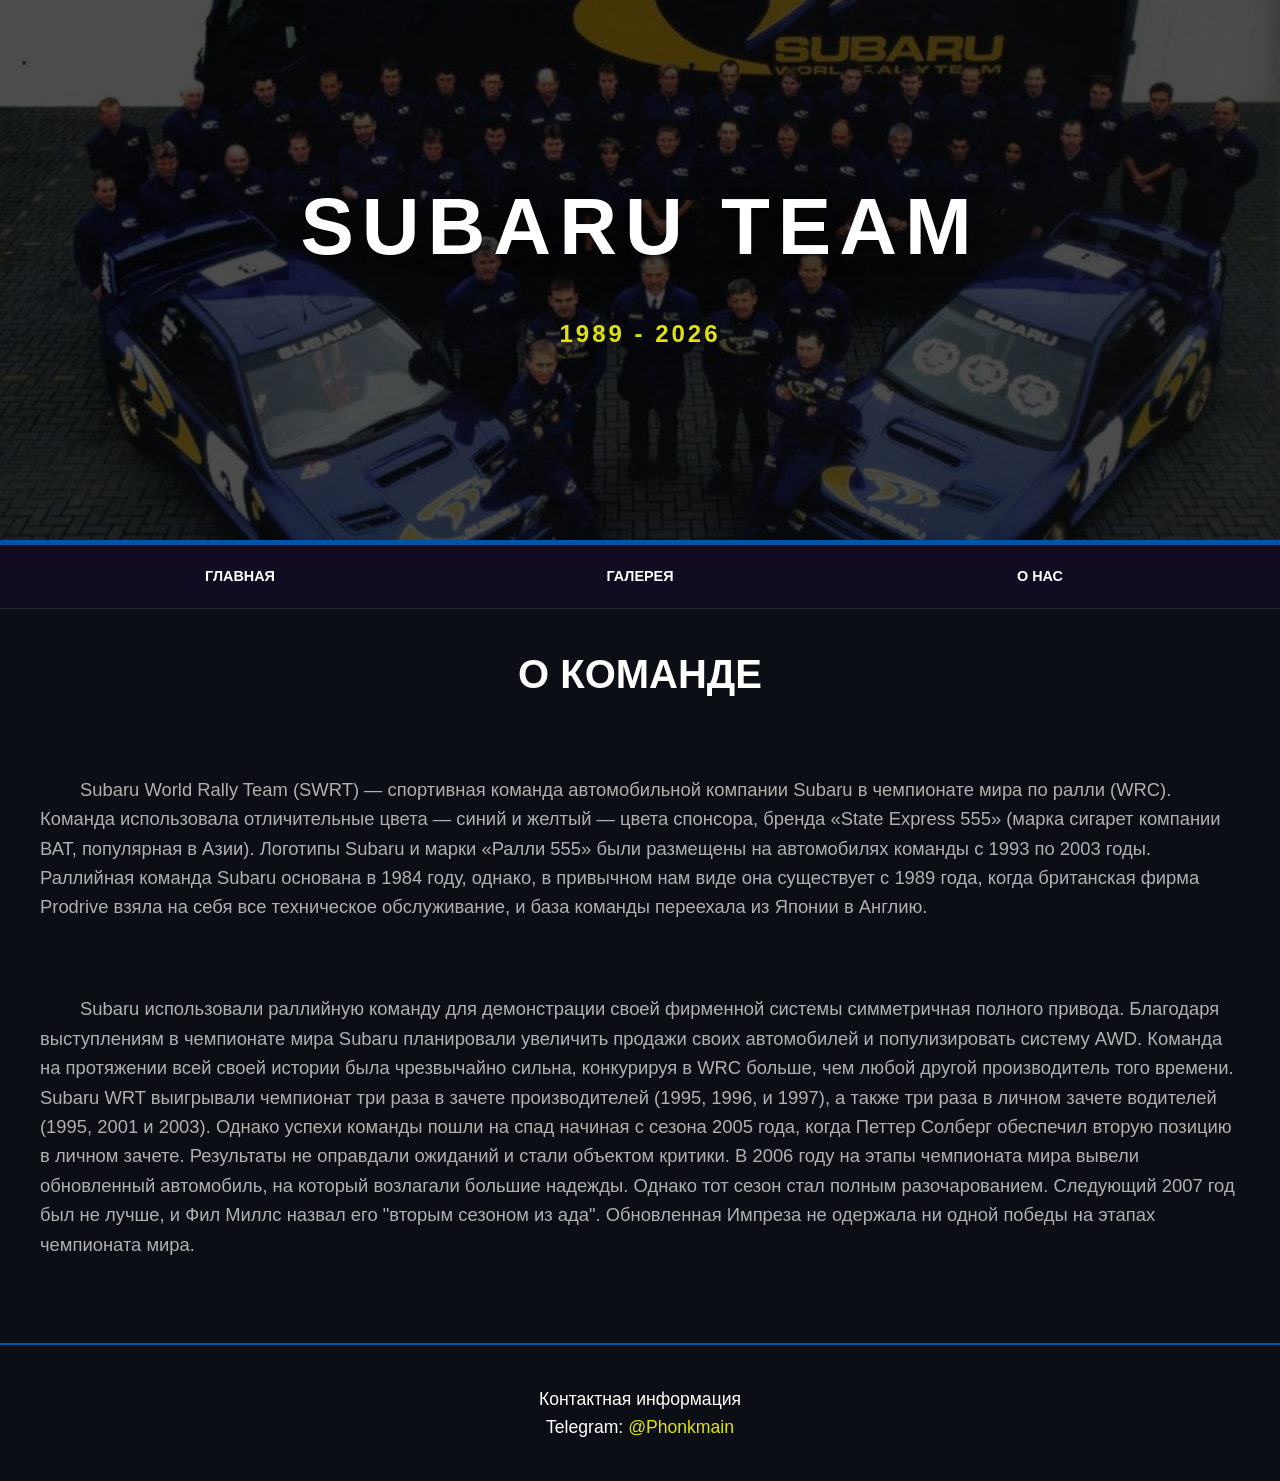
<file: index.html>
<!DOCTYPE html>
<html lang="en">
<head>
    <meta charset="UTF-8">
    <meta name="viewport" content="width=device-width, initial-scale=1.0">
    <title>Главная</title>
    <link rel="stylesheet" href="style.css">
</head>
<header>
    <div class="container">
        <h1>SUBARU TEAM</h1>
        <p>1989 - 2026</p>
    </div>
</header>
<body>
<nav>
    <div class="container">
        <ul class="main-menu">
            <li><a href="index.html">Главная</a></li>
            <li><a href="gallery.html">Галерея</a></li>
            <li class="dropdown">
                <a href="#">О нас</a>
                <ul class="submenu">
                    <li><a href="auto.html">Автопарк</a></li>
                    <li><a href="team.html">Состав</a></li>
                </ul>
            </li>
        </ul>
    </div>
</nav>
<main class="containercontent">
    <section id="rightblock">
        <h2>О КОМАНДЕ</h2>
        <div class="content-block">
            <p>
                    Subaru World Rally Team (SWRT) — спортивная команда автомобильной компании Subaru в чемпионате мира по ралли (WRC). Команда использовала отличительные цвета — синий и желтый — цвета спонсора, бренда «State Express 555» (марка сигарет компании ВАТ, популярная в Азии). Логотипы Subaru и марки «Ралли 555» были размещены на автомобилях команды с 1993 по 2003 годы. Раллийная команда Subaru основана в 1984 году, однако, в привычном нам виде она существует с 1989 года, когда британская фирма Prodrive взяла на себя все техническое обслуживание, и база команды переехала
                     из Японии в Англию.</p>
        <p>Subaru использовали раллийную команду для демонстрации своей фирменной системы симметричная полного привода. Благодаря выступлениям в чемпионате мира Subaru планировали увеличить продажи своих автомобилей и популизировать систему AWD.

Команда на протяжении всей своей истории была чрезвычайно сильна, конкурируя в WRC больше, чем любой другой производитель того времени. Subaru WRT выигрывали чемпионат три раза в зачете производителей (1995, 1996, и 1997), а также три раза в личном зачете водителей (1995, 2001 и 2003). Однако успехи команды пошли на спад начиная с сезона 2005 года, когда Петтер Солберг обеспечил вторую позицию в личном зачете. Результаты не оправдали ожиданий и стали объектом критики. В 2006 году на этапы чемпионата мира вывели обновленный автомобиль, на который возлагали большие надежды. Однако тот сезон стал полным разочарованием. Следующий 2007 год был не лучше, и Фил Миллс назвал его "вторым сезоном из ада". Обновленная Импреза не одержала ни одной победы на этапах чемпионата мира.
</p></div>
    </section>
</main>
</body>
<footer>
    <div class="foot">
        <p>Контактная информация <br> Telegram: <a href="https://t.me/Phonkmain">@Phonkmain</a>
        </p>
    </div>
</footer>
</html>
</file>
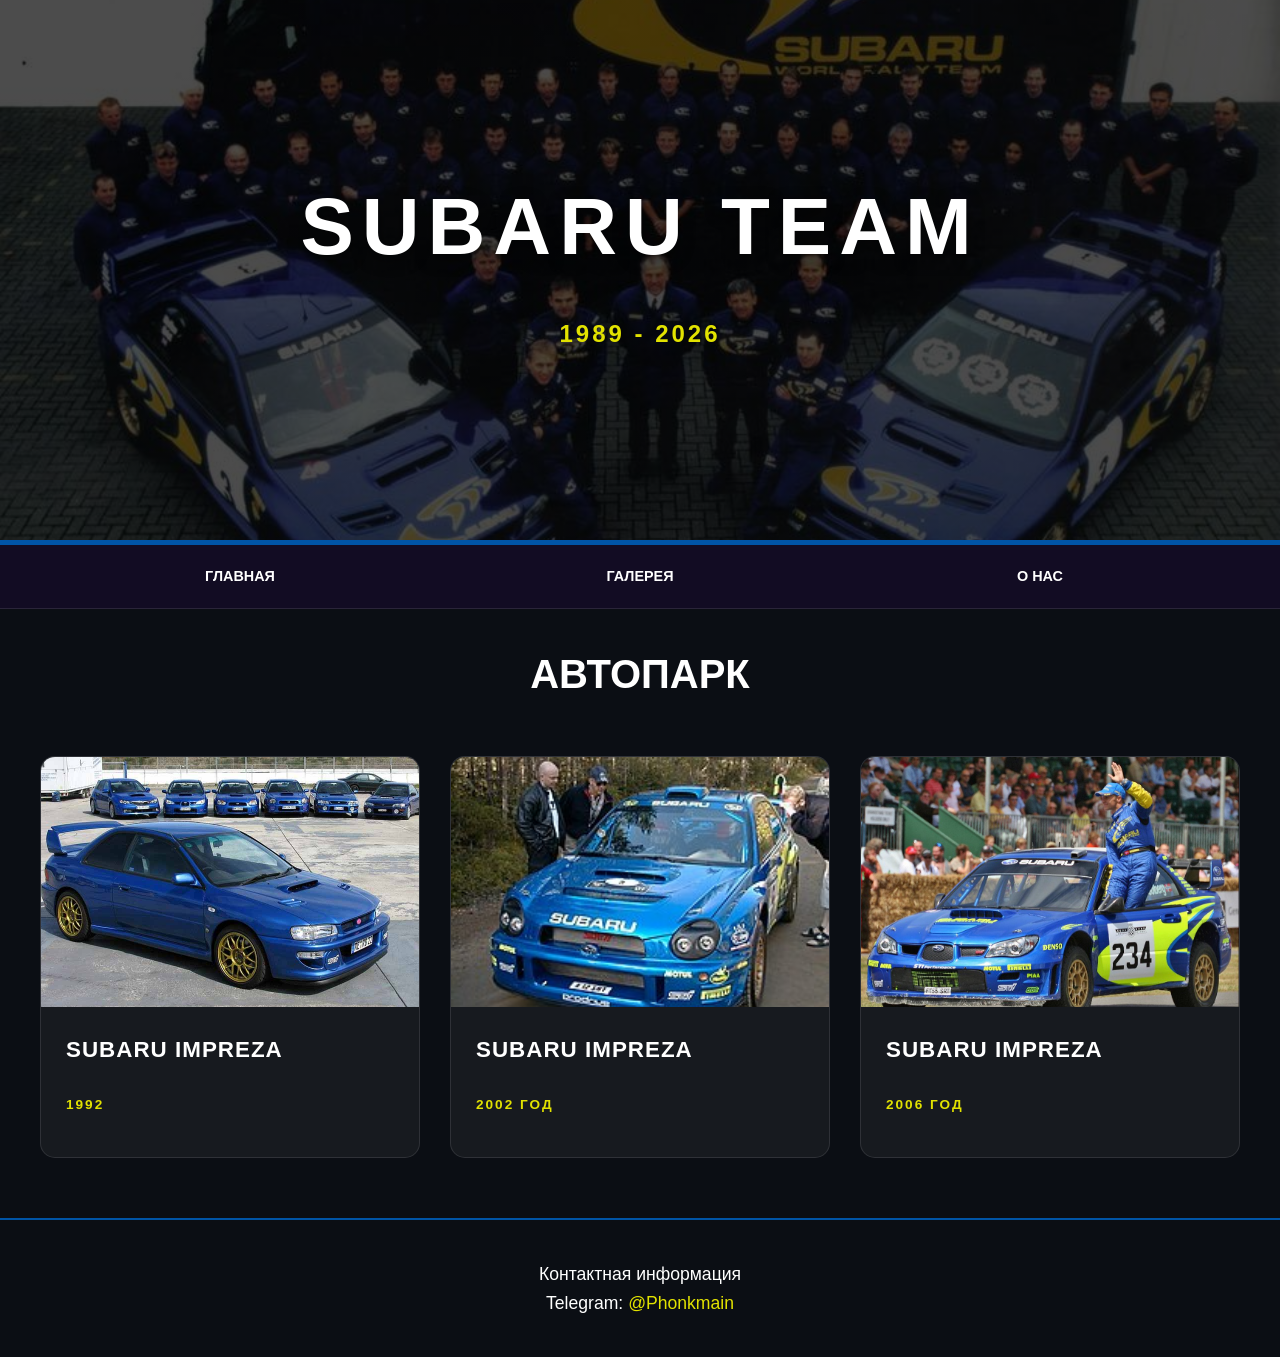
<file: auto.html>
<!DOCTYPE html>
<html lang="en">
<head>
    <meta charset="UTF-8">
    <meta name="viewport" content="width=device-width, initial-scale=1.0">
    <title> Состав SUBARU TEAM</title>
    <link rel="stylesheet" href="style.css">
</head>
<header>
    <div class="container">
        <h1>SUBARU TEAM</h1>
        <p>1989 - 2026</p>
    </div>
</header>
<body>
<nav>
    <div class="container">
        <ul class="main-menu">
            <li><a href="index.html">Главная</a></li>
            <li><a href="gallery.html">Галерея</a></li>
            <li class="dropdown">
                <a href="#">О нас</a>
                <ul class="submenu">
                    <li><a href="auto.html">Автопарк</a></li>
                    <li><a href="team.html">Состав</a></li>
                </ul>
            </li>
        </ul>
    </div>
</nav>
<main class="containercontent">
    <section id="team">
        <h2>Автопарк</h2>
        <div class="team-grid">
                <div class="team-card">
                    <div class="card-img">
                        <img src="subaru-impreza-1.jpg" alt="Impreza">
                    </div>
                    <div class="card-info">
                        <h3>Subaru Impreza</h3>
                        <p class="role">1992</p>
                        <p class="desc"></p>
                    </div>
                </div>
                <div class="team-card">
                    <div class="card-img">                
                        <img src="Ss1_5rb.jpg" alt="Impreza">
                    </div>
                    <div class="card-info">
                        <h3>Subaru Impreza</h3>
                        <p class="role">2002 год</p>
                        <p class="desc"></p>
                    </div>
                </div>
                <div class="team-card">
                    <div class="card-img">
                        <img src="солеберг.jpg" alt="Impreza">
                    </div>
                    <div class="card-info">
                        <h3>Subaru Impreza </h3>
                        <p class="role">2006 год</p>
                        <p class="desc"></p>
                    </div>
                </div>
        </div>
    </section>
</main>
</body>
<footer>
    <div class="foot">
        <p>Контактная информация <br> Telegram: <a href="https://t.me/Phonkmain">@Phonkmain</a>
        </p>
    </div>
</footer>
</html>
</file>
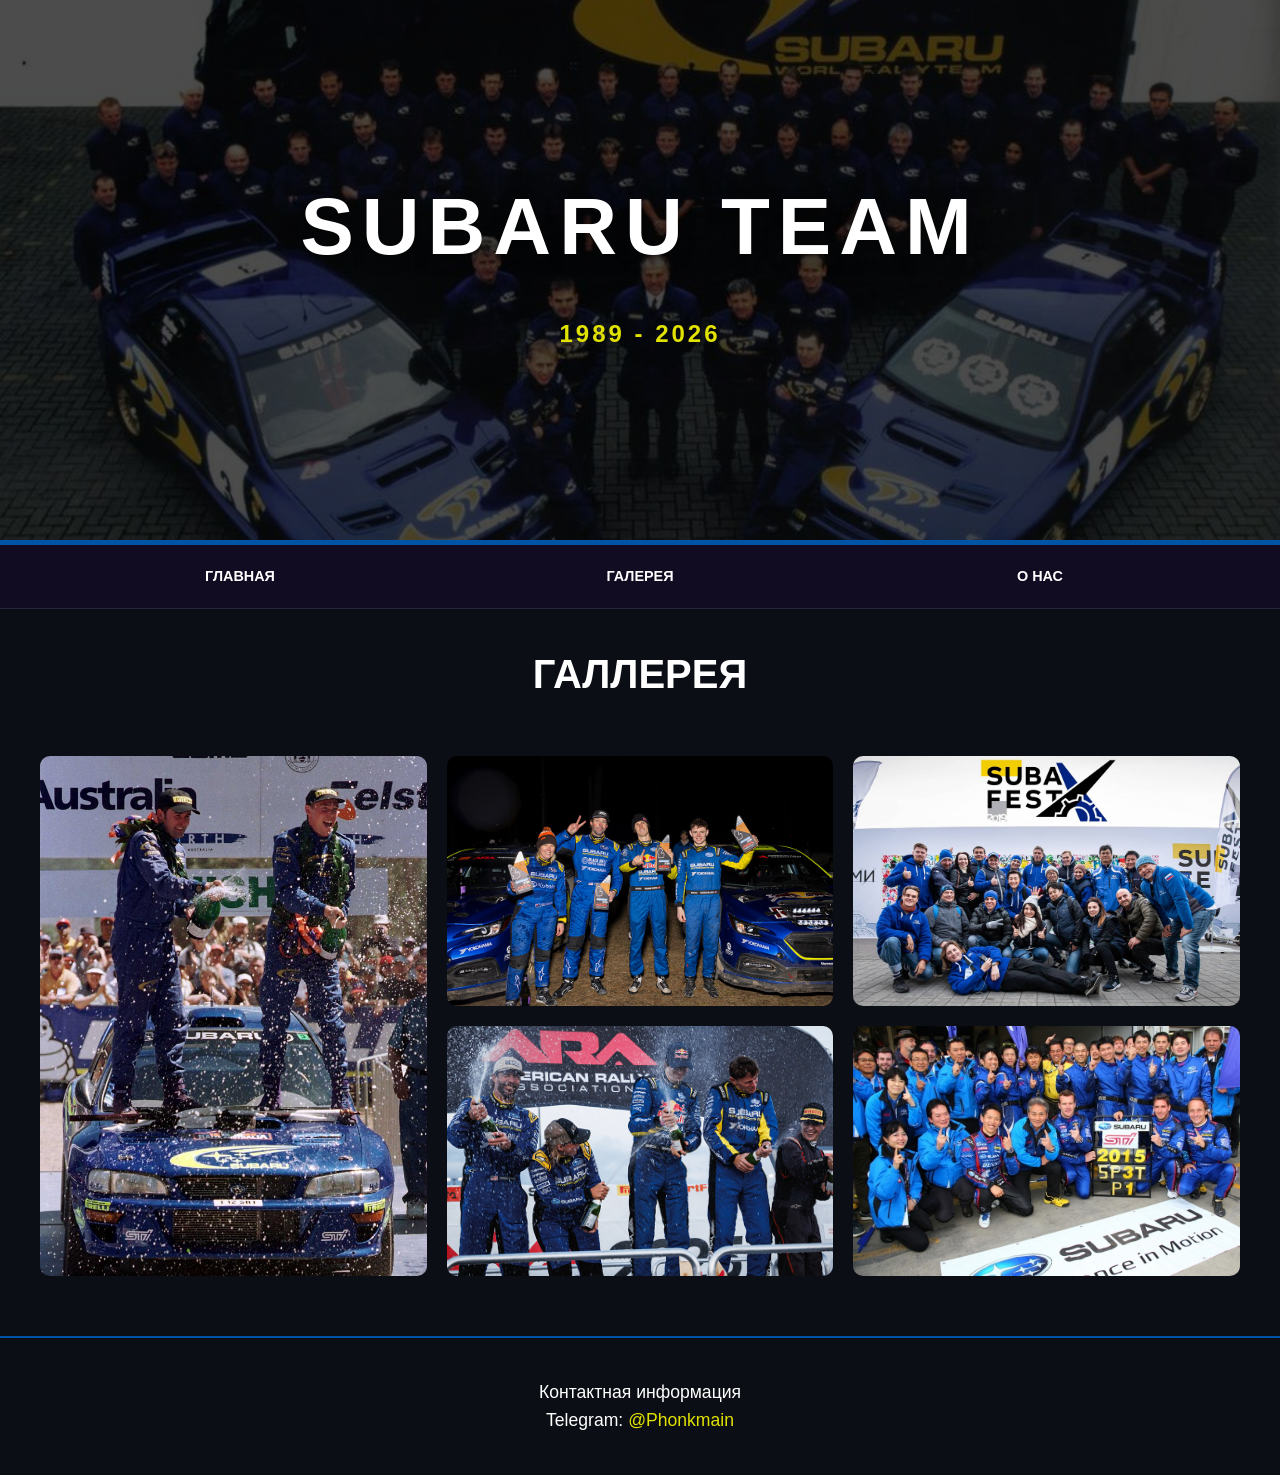
<file: gallery.html>
<!DOCTYPE html>
<html lang="en">
<head>
    <meta charset="UTF-8">
    <meta name="viewport" content="width=device-width, initial-scale=1.0">
    <title>Главная</title>
    <link rel="stylesheet" href="style.css">
</head>
<header>
    <div class="container">
        <h1>SUBARU TEAM</h1>
        <p>1989 - 2026</p>
    </div>
</header>
<body>
<nav>
    <div class="container">
        <ul class="main-menu">
            <li><a href="index.html">Главная</a></li>
            <li><a href="gallery.html">Галерея</a></li>
            <li class="dropdown">
                <a href="#">О нас</a>
                <ul class="submenu">
                    <li><a href="auto.html">Автопарк</a></li>
                    <li><a href="team.html">Состав</a></li>
                </ul>
            </li>
        </ul>
    </div>
</nav>
<main class="containercontent">
<section id="gallery">
    <h2>Галлерея</h2>
    <div class="gallery-grid">
        <img src="sub3.jpg" class="tall-img">
        <img src="sd3.jpg">
        <img src="tm4.jpg">
        <img src="tm3.jpg">
        <img src="tm2.jpg">
    </div>
</section>
</main>
</body>
<footer>
    <div class="foot">
        <p>Контактная информация <br> Telegram: <a href="https://t.me/Phonkmain">@Phonkmain</a>
        </p>
    </div>
</footer>
</html>
</file>
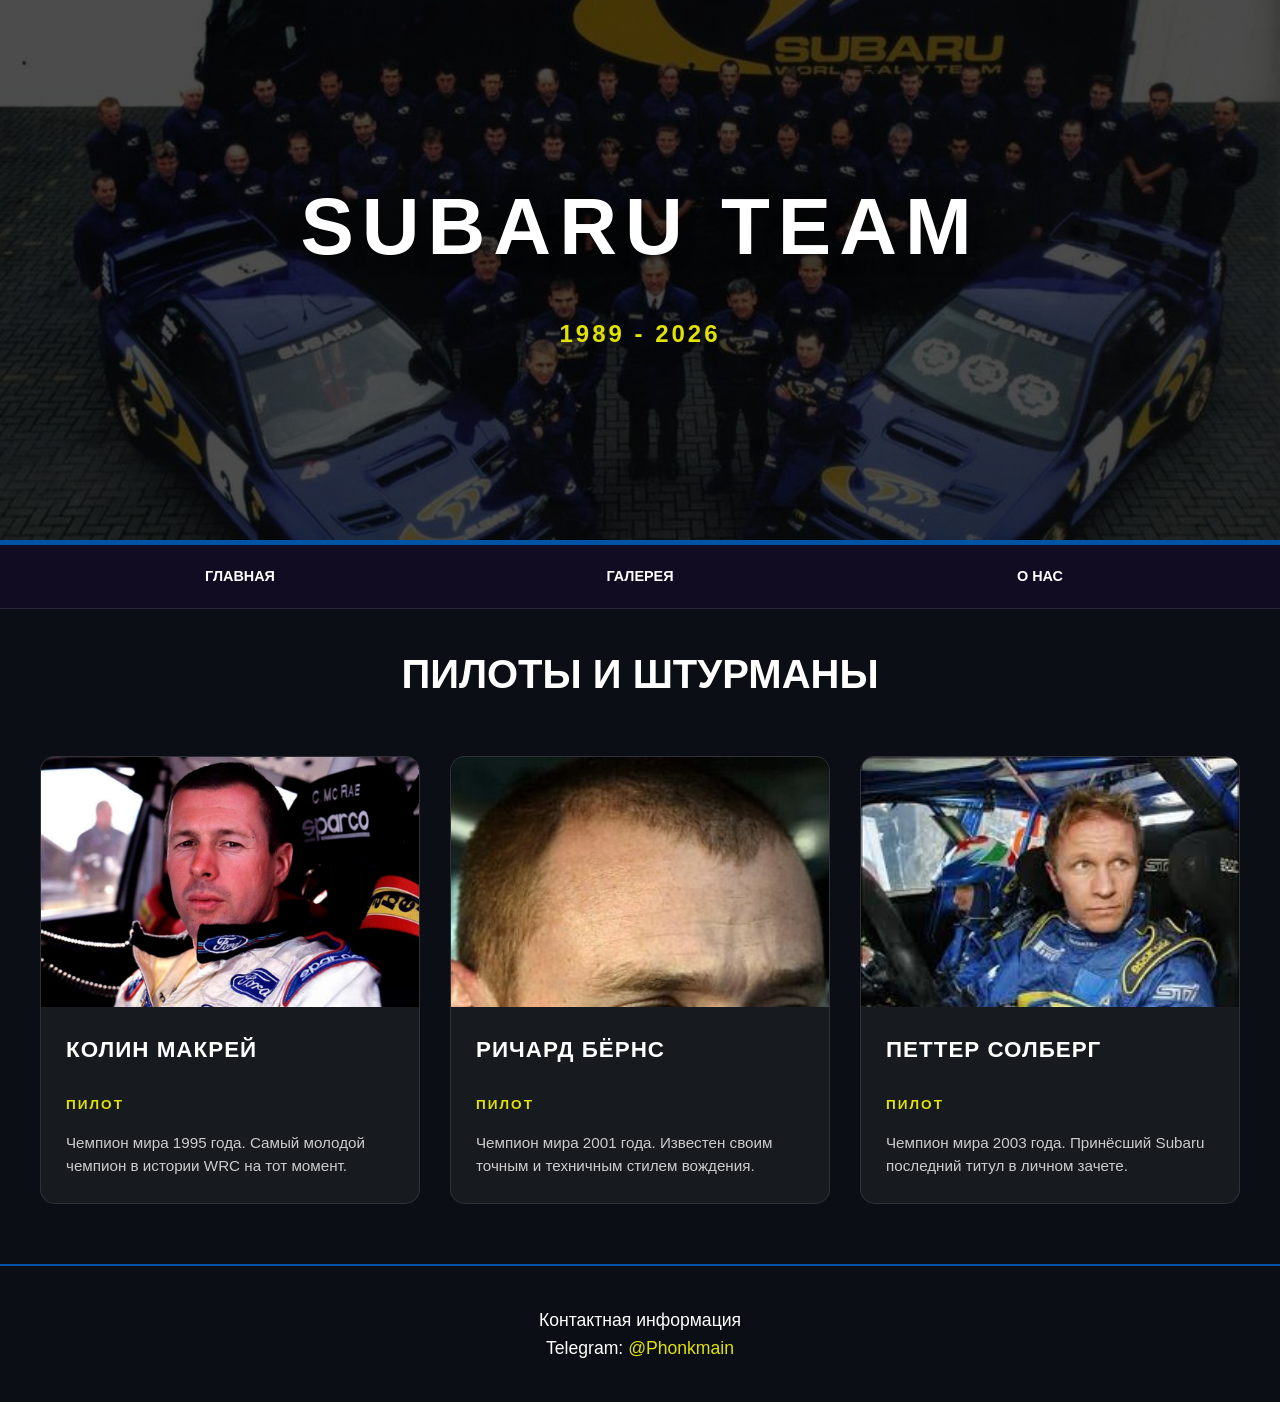
<file: team.html>
<!DOCTYPE html>
<html lang="en">
<head>
    <meta charset="UTF-8">
    <meta name="viewport" content="width=device-width, initial-scale=1.0">
    <title> Состав SUBARU TEAM</title>
    <link rel="stylesheet" href="style.css">
</head>
<header>
    <div class="container">
        <h1>SUBARU TEAM</h1>
        <p>1989 - 2026</p>
    </div>
</header>
<body>
<nav>
    <div class="container">
        <ul class="main-menu">
            <li><a href="index.html">Главная</a></li>
            <li><a href="gallery.html">Галерея</a></li>
            <li class="dropdown">
                <a href="#">О нас</a>
                <ul class="submenu">
                    <li><a href="auto.html">Автопарк</a></li>
                    <li><a href="team.html">Состав</a></li>
                </ul>
            </li>
        </ul>
    </div>
</nav>
<main class="containercontent">
    <section id="team">
        <h2>Пилоты и штурманы</h2>
        <div class="team-grid">
                <div class="team-card">
                    <div class="card-img">
                        <img src="foto-mcrae-biography_06.jpg" alt="Колин МакРей">
                    </div>
                    <div class="card-info">
                        <h3>Колин МакРей</h3>
                        <p class="role">Пилот</p>
                        <p class="desc">Чемпион мира 1995 года. Самый молодой чемпион в истории WRC на тот момент.</p>
                    </div>
                </div>
                <div class="team-card">
                    <div class="card-img">                
                        <img src="rb.jpg" alt="Колин МакРей">
                    </div>
                    <div class="card-info">
                        <h3>Ричард Бёрнс</h3>
                        <p class="role">Пилот</p>
                        <p class="desc">Чемпион мира 2001 года. Известен своим точным и техничным стилем вождения.</p>
                    </div>
                </div>
                <div class="team-card">
                    <div class="card-img">
                        <img src="ps.jpg" alt="Колин МакРей">
                    </div>
                    <div class="card-info">
                        <h3>Петтер Солберг</h3>
                        <p class="role">Пилот</p>
                        <p class="desc">Чемпион мира 2003 года. Принёсший Subaru последний титул в личном зачете.</p>
                    </div>
                </div>
        </div>
    </section>
</main>
</body>
<footer>
    <div class="foot">
        <p>Контактная информация <br> Telegram: <a href="https://t.me/Phonkmain">@Phonkmain</a>
        </p>
    </div>
</footer>
</html>
</file>
<file: style.css>
:root {
    --primary-blue: #0054a6;
    --accent-yellow: #e2e200;
    --bg-dark: #0b0e14;
    --card-bg: rgba(255, 255, 255, 0.05);
    --text-main: #ffffff;
    --text-dim: #b0b0b0;
    --transition: all 0.3s ease;
}
html {
    background-color: var(--bg-dark);
    scroll-behavior: smooth;
}
body {
    font-family: 'Segoe UI', Roboto, sans-serif;
    margin: 0;
    padding: 0;
    line-height: 1.6;
    color: var(--text-main);
}
.container, .containercontent, .containermenu {
    max-width: 1200px;
    margin: 0 auto;
    padding: 0 20px;
}
header {
    height: 60vh;
    display: flex;
    flex-direction: column;
    justify-content: center;
    align-items: center;
    text-align: center;
    background: linear-gradient(rgba(0, 0, 0, 0.7), rgba(0, 0, 0, 0.7)), url('djhyvoa4vde21.jpg') center/cover no-repeat;
    border-bottom: 5px solid var(--primary-blue);
}
header h1 {
    font-size: clamp(3rem, 8vw, 5rem);
    margin: 0;
    letter-spacing: 8px;
    text-shadow: 0 5px 15px rgba(0,0,0,0.5);
}
header p {
    font-size: 1.5rem;
    color: var(--accent-yellow);
    font-weight: bold;
    letter-spacing: 3px;
}
nav {
    background-color: rgba(19, 13, 36, 0.95);
    backdrop-filter: blur(10px); /* Эффект стекла */
    position: sticky;
    top: 0;
    z-index: 1000;
    border-bottom: 1px solid rgba(255,255,255,0.1);
}
nav ul {
    list-style: none;
    display: flex;
    justify-content: center;
    padding: 0;
}
nav ul li a {
    color: var(--text-main);
    text-decoration: none;
    font-size: 0.9rem;
    font-weight: 600;
    text-transform: uppercase;
    padding: 20px 25px;
    display: block;
    transition: var(--transition);
}
nav ul li a:hover {
    color: var(--accent-yellow);
    background: rgba(255,255,255,0.05);
}
main {
    padding: 60px 0;
}
h2 {
    font-size: 2.5rem;
    text-align: center;
    margin-bottom: 50px;
    text-transform: uppercase;
    position: relative;
}
h2::after {
    display: block;
    width: 80px;
    height: 4px;
    background: var(--primary-blue);
    margin: 15px auto;
}
.content-block {
    display: flex;
    flex-wrap: wrap;
    gap: 30px;
    align-items: flex-start;
}
.content-block img {
    max-width: 400px;
    height: auto;
    float: none;
    display: block;
    margin: 0 auto 20px auto;
    border-radius: 10px;
}
.content-block p {
    font-size: 1.15rem;
    color: var(--text-dim);
    margin-bottom: 1.5rem;
    text-align: left;
    text-indent: 40px;
}
.card-img {
    width: 100%;
    height: 250px;
    overflow: hidden;
}
.card-img img {
    width: 100%;
    height: 250px;
    object-fit: cover; 
    object-position: top;
}
.gallery-grid {
    display: grid;
    grid-template-columns: repeat(3, 1fr);
    grid-auto-rows: 250px; 
    gap: 20px;
}
.gallery-grid img {
    width: 100%;
    height: 100%;
    object-fit: cover;
    border-radius: 10px;
}
.tall-img {
    grid-row: span 2;
}
.gallery-grid img:hover {
    transform: scale(1.02);
}
.team-grid {
    display: grid;
    grid-template-columns: repeat(auto-fit, minmax(300px, 1fr));
    gap: 30px;
}
.team-card {
    background: var(--card-bg);
    border-radius: 15px;
    overflow: hidden;
    transition: var(--transition);
    border: 1px solid rgba(255,255,255,0.1);
}
.team-card:hover {
    transform: translateY(-10px);
    background: rgba(255,255,255,0.08);
}
.card-info {
    padding: 25px;
    display: flex;
    flex-direction: column;
    gap: 12px;
    text-align: left;
}
.card-info h3 {
    margin: 0;
    font-size: 1.4rem;
    color: var(--primary);
    text-transform: uppercase;
    letter-spacing: 1px;
}
.card-info .role {
    color: var(--accent-yellow);
    font-weight: 600;
    font-size: 0.85rem;
    text-transform: uppercase;
    letter-spacing: 2px;
    margin-bottom: 5px;
}
.card-info .desc {
    margin: 0;
    font-size: 0.95rem;
    line-height: 1.5;
    color: #ccc;
    text-indent: 0; 
}
footer {
    background-color: var(--darkf);
    color: var(--light);
    padding: 40px 20px;
    margin-top: 60px;
    border-top: 2px solid var(--primary-blue);
    display: flex;
    justify-content: center;
    text-align: center;
}
.foot {
    width: 100%;
    max-width: 600px;
    margin: 0 auto;
}
.foot p {
    margin: 0;
    font-size: 1.1em;
}
footer a {
    color: var(--accent-yellow);
    text-decoration: none;
}
footer a:hover {
    text-decoration: underline;
}
.main-menu {
    display: grid;
    grid-template-columns: repeat(3, 1fr);
    list-style: none;
    padding: 0;
    margin: 0;
    text-align: center;
}
.main-menu > li {
    position: relative;
}
nav a {
    display: block;
    padding: 15px;
    color: var(--primary);
    text-decoration: none;
    text-transform: uppercase;
    font-weight: bold;
    transition: 0.3s;
}
.submenu {
    position: absolute;
    top: 100%;
    left: 0;
    width: 100%;
    background-color: var(--dark);
    list-style: none;
    padding: 0;
    margin: 0;
    opacity: 0;
    visibility: hidden;
    transform: translateY(20px); 
    transition: all 0.4s ease;
    box-shadow: 0 10px 20px rgba(0,0,0,0.5);
    border-bottom: 3px solid var(--primary-blue);
}
.dropdown:hover .submenu {
    opacity: 1;
    visibility: visible;
    transform: translateY(0);
}
.submenu li a {
    padding: 12px;
    font-size: 0.9em;
    border-bottom: 1px solid rgba(255,255,255,0.05);
}
.submenu li a:hover {
    background-color: rgba(255,255,255,0.1);
    color: var(--accent-yellow);
}
.dropdown {
    position: relative;
}
.submenu {
    position: absolute;
    top: 100%;
    left: 0;
    width: 100%;
    background-color: #1a1a2e;
    border-left: 2px solid var(--accent-yellow);
    list-style: none;
    padding: 10px 0;
    margin: 0;
    z-index: 9999;
    opacity: 0;
    visibility: hidden;
    transform: perspective(400px) rotateX(-30deg) translateY(20px);
    transform-origin: top;
    transition: opacity 0.5s ease, 
                transform 0.6s cubic-bezier(0.175, 0.885, 0.32, 1.275), 
                visibility 0.5s;
    box-shadow: 0 15px 35px rgba(0, 0, 0, 0.8);
    pointer-events: none;
}
.dropdown:hover .submenu {
    opacity: 1;
    visibility: visible;
    transform: perspective(400px) rotateX(0deg) translateY(0);
    pointer-events: auto;
}
.submenu li a {
    padding: 15px 20px;
    font-size: 0.85rem;
    color: #ffffff !important; /* Яркий текст */
    text-align: left;
    display: block;
    transition: 0.3s;
    background: transparent;
}
.submenu li a:hover {
    background: rgba(226, 226, 0, 0.1);
    padding-left: 30px;
    color: var(--accent-yellow) !important;
}
.dropdown::after {
    content: '';
    position: absolute;
    bottom: -15px;
    left: 0;
    width: 100%;
    height: 15px;
}
@media (max-width: 768px) {
    .main-menu {
        grid-template-columns: 1fr;
    }
    .submenu {
        position: static;
        opacity: 1;
        visibility: visible;
        display: none;
        transform: none;
        box-shadow: none;
    }
    .dropdown:hover .submenu {
        display: block;
    }
    header h1 {
        font-size: 2.5rem;
        letter-spacing: 2px;
    }
    .content-block {
        flex-direction: column;
        align-items: center;
        text-align: center;
        padding: 20px;
    }
    .content-block img {
        width: 100%;
        max-width: 350px;
        margin-right: 0;
        margin-bottom: 20px;
    }
    .content-block p {
        text-indent: 20px;
        padding: 0;
        font-size: 0.8em;
    }
    .gallery-grid {
        grid-template-columns: 1fr;
        padding: 10px;
    }
    .team-grid {
        grid-template-columns: 1fr;
        padding: 10px;
    }
    footer {
        padding: 20px;
    }
}
</file>
